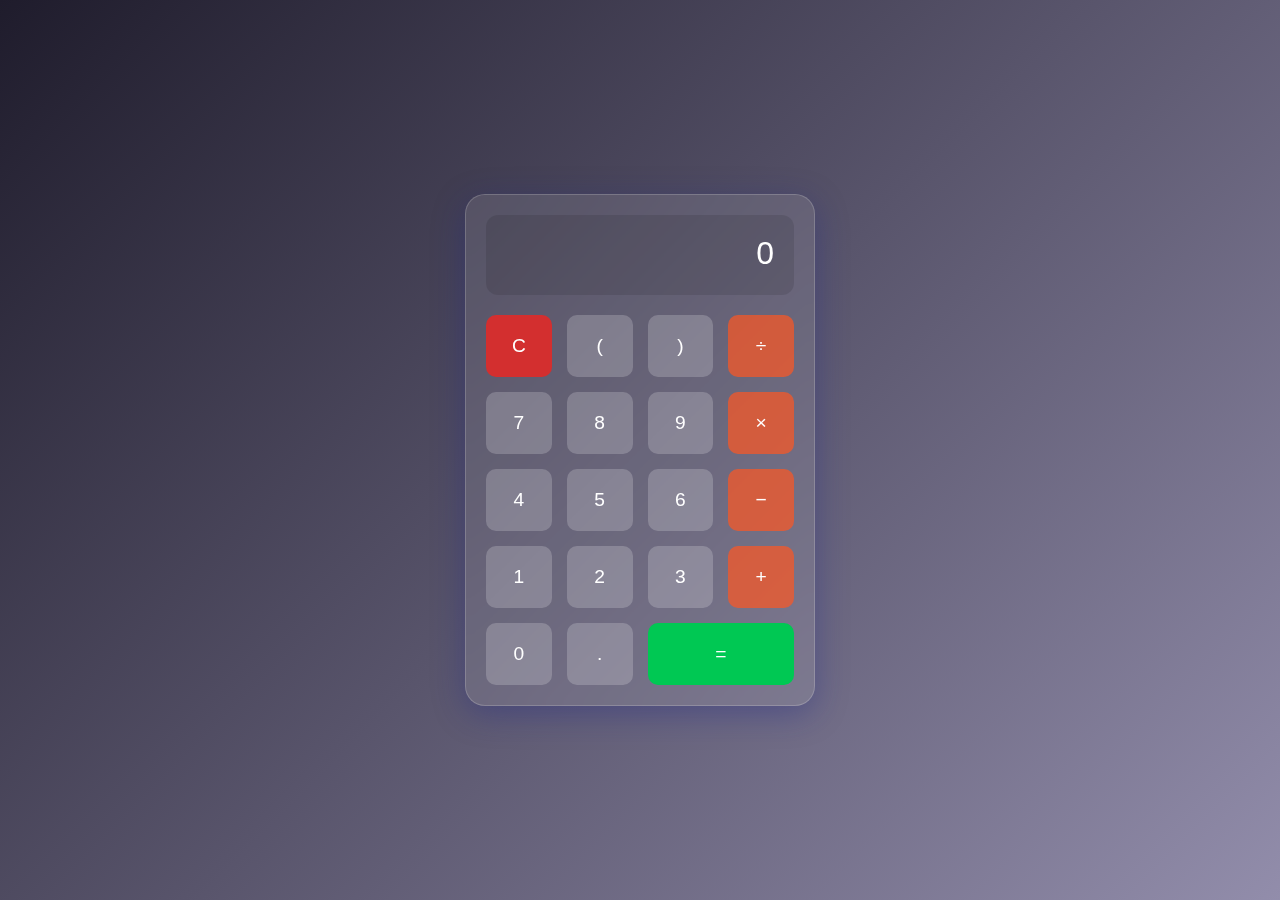
<file: trying something/index.html>
<!DOCTYPE html>
<html lang="en">
<head>
  <meta charset="UTF-8" />
  <meta name="viewport" content="width=device-width, initial-scale=1.0"/>
  <title>Coolest Calculator</title>
  <style>
    * {
      box-sizing: border-box;
      font-family: 'Segoe UI', Tahoma, Geneva, Verdana, sans-serif;
    }

    body {
      margin: 0;
      height: 100vh;
      display: flex;
      justify-content: center;
      align-items: center;
      background: linear-gradient(135deg, #1f1c2c, #928dab);
    }

    .calculator {
      background: rgba(255, 255, 255, 0.1);
      border-radius: 20px;
      box-shadow: 0 8px 32px 0 rgba(31, 38, 135, 0.37);
      backdrop-filter: blur(10px);
      -webkit-backdrop-filter: blur(10px);
      border: 1px solid rgba(255, 255, 255, 0.18);
      padding: 20px;
      width: 350px;
    }

    .display {
      width: 100%;
      height: 80px;
      background: rgba(0, 0, 0, 0.1);
      color: white;
      font-size: 2rem;
      text-align: right;
      padding: 20px;
      border-radius: 12px;
      margin-bottom: 20px;
      overflow-x: auto;
    }

    .buttons {
      display: grid;
      grid-template-columns: repeat(4, 1fr);
      gap: 15px;
    }

    .btn {
      padding: 20px;
      font-size: 1.2rem;
      border: none;
      border-radius: 10px;
      background: rgba(255, 255, 255, 0.2);
      color: #fff;
      cursor: pointer;
      transition: 0.2s ease;
    }

    .btn:hover {
      background: rgba(255, 255, 255, 0.4);
    }

    .btn.operator {
      background: rgba(255, 87, 34, 0.7);
    }

    .btn.operator:hover {
      background: rgba(255, 87, 34, 1);
    }

    .btn.equal {
      background: #00c853;
      grid-column: span 2;
    }

    .btn.equal:hover {
      background: #00e676;
    }

    .btn.clear {
      background: #d32f2f;
    }

    .btn.clear:hover {
      background: #e53935;
    }
  </style>
</head>
<body>
  <div class="calculator">
    <div id="display" class="display">0</div>
    <div class="buttons">
      <button class="btn clear" onclick="clearDisplay()">C</button>
      <button class="btn" onclick="appendInput('(')">(</button>
      <button class="btn" onclick="appendInput(')')">)</button>
      <button class="btn operator" onclick="appendInput('/')">÷</button>

      <button class="btn" onclick="appendInput('7')">7</button>
      <button class="btn" onclick="appendInput('8')">8</button>
      <button class="btn" onclick="appendInput('9')">9</button>
      <button class="btn operator" onclick="appendInput('*')">×</button>

      <button class="btn" onclick="appendInput('4')">4</button>
      <button class="btn" onclick="appendInput('5')">5</button>
      <button class="btn" onclick="appendInput('6')">6</button>
      <button class="btn operator" onclick="appendInput('-')">−</button>

      <button class="btn" onclick="appendInput('1')">1</button>
      <button class="btn" onclick="appendInput('2')">2</button>
      <button class="btn" onclick="appendInput('3')">3</button>
      <button class="btn operator" onclick="appendInput('+')">+</button>

      <button class="btn" onclick="appendInput('0')">0</button>
      <button class="btn" onclick="appendInput('.')">.</button>
      <button class="btn equal" onclick="calculate()">=</button>
    </div>
  </div>

  <script>
    const display = document.getElementById('display');

    function appendInput(value) {
      if (display.innerText === '0') {
        display.innerText = value;
      } else {
        display.innerText += value;
      }
    }

    function clearDisplay() {
      display.innerText = '0';
    }

    function calculate() {
      try {
        display.innerText = eval(display.innerText.replace(/÷/g, '/').replace(/×/g, '*'));
      } catch {
        display.innerText = 'Error';
      }
    }

    // Optional: Keyboard support
    document.addEventListener('keydown', (e) => {
      if (e.key.match(/[0-9+\-*/().]/)) {
        appendInput(e.key);
      } else if (e.key === 'Enter') {
        calculate();
      } else if (e.key === 'Backspace') {
        display.innerText = display.innerText.slice(0, -1) || '0';
      } else if (e.key === 'c' || e.key === 'C') {
        clearDisplay();
      }
    });
  </script>
</body>
</html>
</file>
